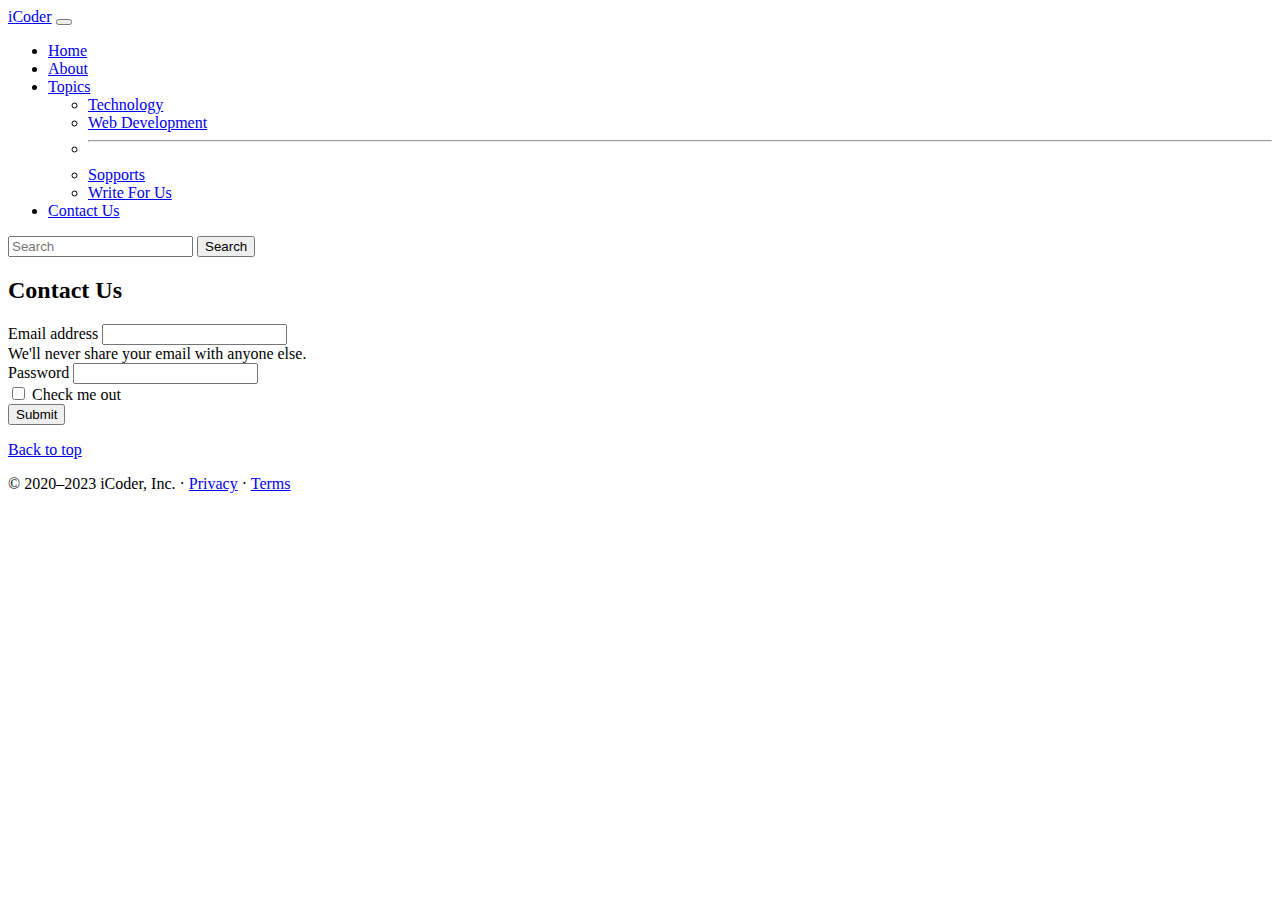
<file: contact.html>
<!doctype html>
<html lang="en">

<head>
    <meta charset="utf-8">
    <meta name="viewport" content="width=device-width, initial-scale=1">
    <title>iCoder - Heaven for Programers</title>
    <link href="https://cdn.jsdelivr.net/npm/bootstrap@5.3.2/dist/css/bootstrap.min.css" rel="stylesheet"
        integrity="sha384-T3c6CoIi6uLrA9TneNEoa7RxnatzjcDSCmG1MXxSR1GAsXEV/Dwwykc2MPK8M2HN" crossorigin="anonymous">
</head>

<body>

    <nav class="navbar navbar-expand-lg navbar-dark bg-dark">
        <div class="container-fluid">
            <a class="navbar-brand" href="#">iCoder</a>
            <button class="navbar-toggler" type="button" data-bs-toggle="collapse"
                data-bs-target="#navbarSupportedContent" aria-controls="navbarSupportedContent" aria-expanded="false"
                aria-label="Toggle navigation">
                <span class="navbar-toggler-icon"></span>
            </button>
            <div class="collapse navbar-collapse" id="navbarSupportedContent">
                <ul class="navbar-nav me-auto mb-2 mb-lg-0">
                    <li class="nav-item">
                        <a class="nav-link" aria-current="page" href="index.html">Home</a>
                    </li>
                    <li class="nav-item">
                        <a class="nav-link" href="about.html">About</a>
                    </li>
                    <li class="nav-item dropdown">
                        <a class="nav-link dropdown-toggle" href="#" role="button" data-bs-toggle="dropdown"
                            aria-expanded="false">
                            Topics
                        </a>
                        <ul class="dropdown-menu">
                            <li><a class="dropdown-item" href="#">Technology</a></li>
                            <li><a class="dropdown-item" href="#">Web Development</a></li>
                            <li>
                                <hr class="dropdown-divider">
                            </li>
                            <li><a class="dropdown-item" href="#">Sopports</a></li>
                            <li><a class="dropdown-item" href="#">Write For Us</a></li>
                        </ul>
                    </li>
                    <li class="nav-item">
                        <a class="nav-link active" href="contact.html">Contact Us</a>
                    </li>


                </ul>
                <form class="d-flex" role="search">
                    <input class="form-control me-2" type="search" placeholder="Search" aria-label="Search">
                    <button class="btn btn-outline-success" type="submit">Search</button>
                </form>
            </div>
        </div>
    </nav>

    <div class="container my-4">
        <h2>Contact Us</h2>

        <form>
            <div class="mb-3">
              <label for="exampleInputEmail1" class="form-label">Email address</label>
              <input type="email" class="form-control" id="exampleInputEmail1" aria-describedby="emailHelp">
              <div id="emailHelp" class="form-text">We'll never share your email with anyone else.</div>
            </div>
            <div class="mb-3">
              <label for="exampleInputPassword1" class="form-label">Password</label>
              <input type="password" class="form-control" id="exampleInputPassword1">
            </div>
            <div class="mb-3 form-check">
              <input type="checkbox" class="form-check-input" id="exampleCheck1">
              <label class="form-check-label" for="exampleCheck1">Check me out</label>
            </div>
            <button type="submit" class="btn btn-primary">Submit</button>
          </form>

    </div>



    <footer class="container">
        <p class="float-end"><a href="#">Back to top</a></p>
        <p>© 2020–2023 iCoder, Inc. · <a href="#">Privacy</a> · <a href="#">Terms</a></p>
    </footer>




    <script src="https://cdn.jsdelivr.net/npm/bootstrap@5.3.2/dist/js/bootstrap.bundle.min.js"
        integrity="sha384-C6RzsynM9kWDrMNeT87bh95OGNyZPhcTNXj1NW7RuBCsyN/o0jlpcV8Qyq46cDfL"
        crossorigin="anonymous"></script>
</body>

</html>
</file>
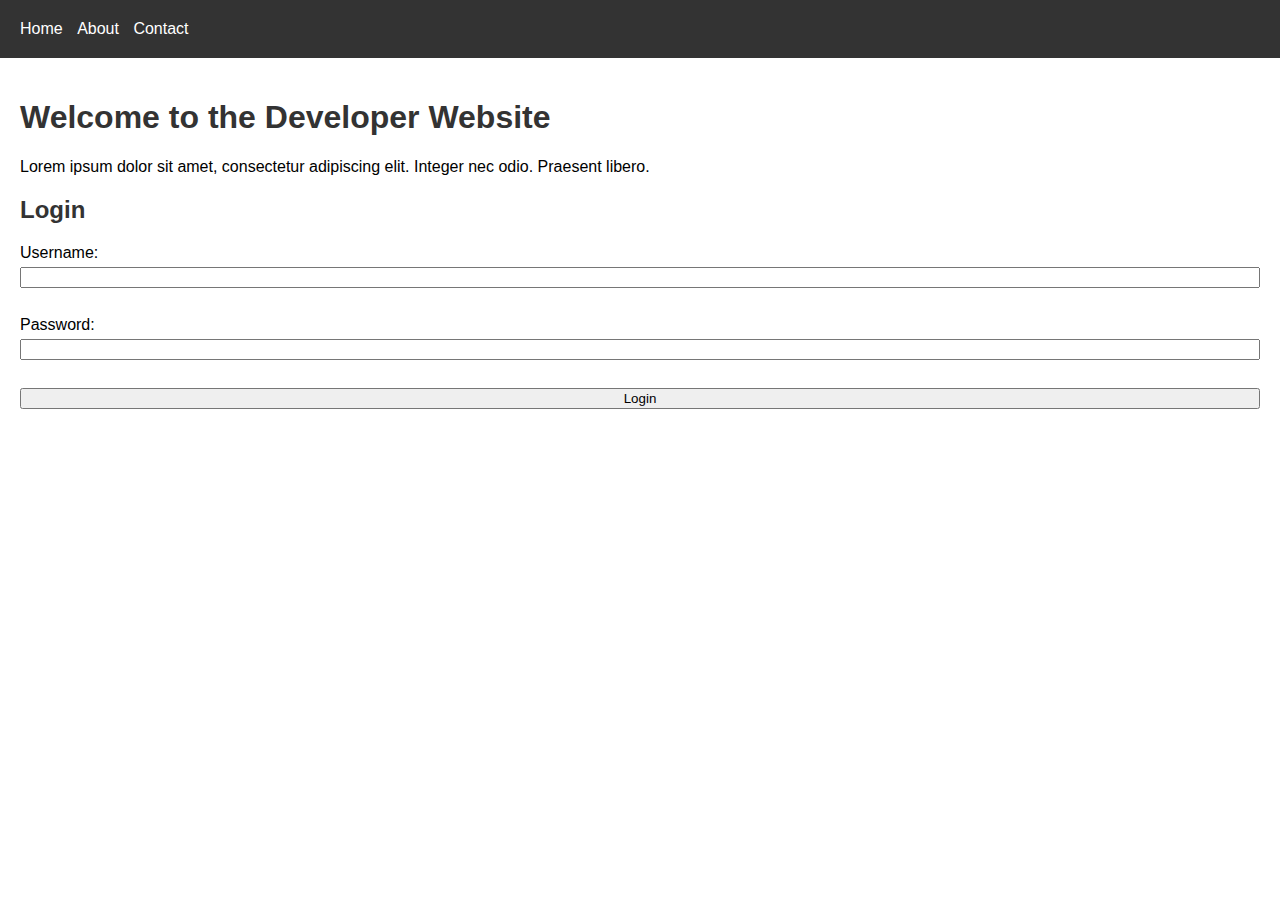
<file: demo.html>
<!DOCTYPE html>
<html lang="en">
<head>
    <meta charset="UTF-8">
    <meta name="viewport" content="width=device-width, initial-scale=1.0">
    <title>Developer Website</title>
    <link rel="stylesheet" href="demo.css">
</head>
<body>
    <header>
        <nav>
            <ul>
                <li><a href="#">Home</a></li>
                <li><a href="#">About</a></li>
                <li><a href="#">Contact</a></li>
            </ul>
        </nav>
    </header>
    <main>
        <section>
            <h1>Welcome to the Developer Website</h1>
            <p>Lorem ipsum dolor sit amet, consectetur adipiscing elit. Integer nec odio. Praesent libero.</p>
        </section>
        <section>
            <h2>Login</h2>
            <form>
                <label for="username">Username:</label>
                <input type="text" id="username" name="username">
                <br>
                <label for="password">Password:</label>
                <input type="password" id="password" name="password">
                <br>
                <input type="submit" value="Login">
            </form>
        </section>
    </main>
</body>
</html>
</file>
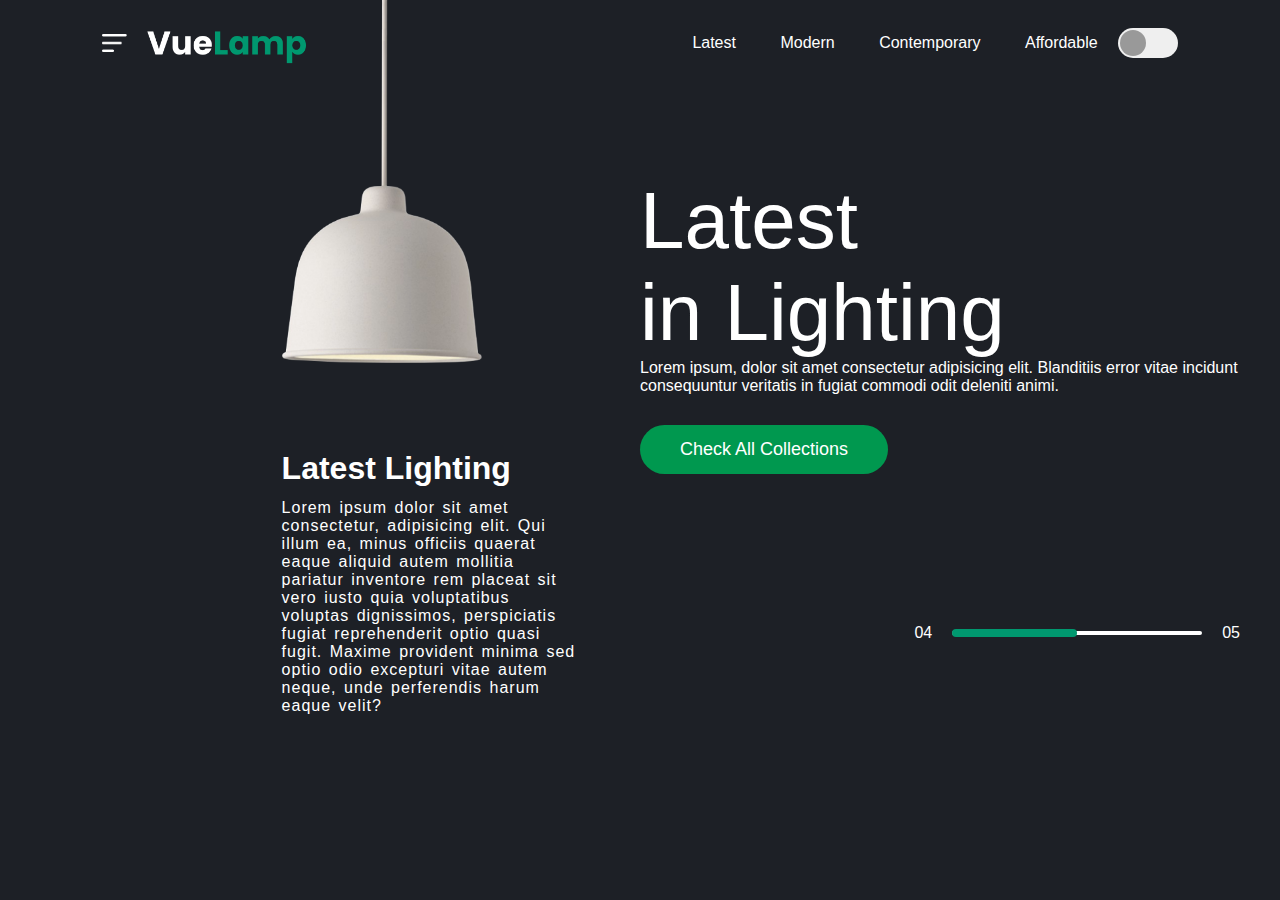
<file: lamp.html>
<!DOCTYPE html>
<html lang="en">

<head>
    <meta charset="UTF-8">
    <meta name="viewport" content="width=device-width, initial-scale=1.0">
    <title>Document</title>
    <link rel="stylesheet" href="style3.css">
</head>

<body>
    <div class="hero">
        <nav>
            <img src="menu.png" class="menu">
            <img src="logo.png" class="logo">
            <ul>
                <li><a href="">Latest</a></li>
                <li><a href="">Modern</a></li>
                <li><a href="">Contemporary</a></li>
                <li><a href="">Affordable</a></li>
            </ul>
            <button type="button" onclick="togglebtn()" id="btn"><span></span></button>
        </nav>

        <div class="lamp-container">
            <img src="lamp.png" class="lamp">
            <img src="light.png" class="light" id="light">
        </div>

        <div class="text">
            <h1>Latest <br> in Lighting</h1>
            <p>Lorem ipsum, dolor sit amet consectetur adipisicing elit.
                Blanditiis error vitae incidunt consequuntur
                veritatis in fugiat commodi odit deleniti animi.
            </p>
            <a href="">Check All Collections</a>
            <div class="control">
                <p>04</p>
                <div class="line"><span></span></div>
                <p>05</p>
            </div>
        </div>


        <div class="dv">
            <h1>Latest Lighting</h1>
            <p class="para">Lorem ipsum dolor sit amet consectetur, adipisicing elit. Qui illum ea, minus officiis
                quaerat eaque aliquid autem mollitia pariatur inventore rem placeat sit vero iusto quia voluptatibus
                voluptas dignissimos, perspiciatis fugiat reprehenderit optio quasi fugit. Maxime provident minima sed
                optio odio excepturi vitae autem neque, unde perferendis harum eaque velit?
            </p>
        </div>

    </div>




    <script>
        var btn = document.getElementById("btn");
        var light = document.getElementById("light");

        function togglebtn() {
            btn.classList.toggle("active");
            light.classList.toggle("on")
        }
    </script>
</body>

</html>
</file>
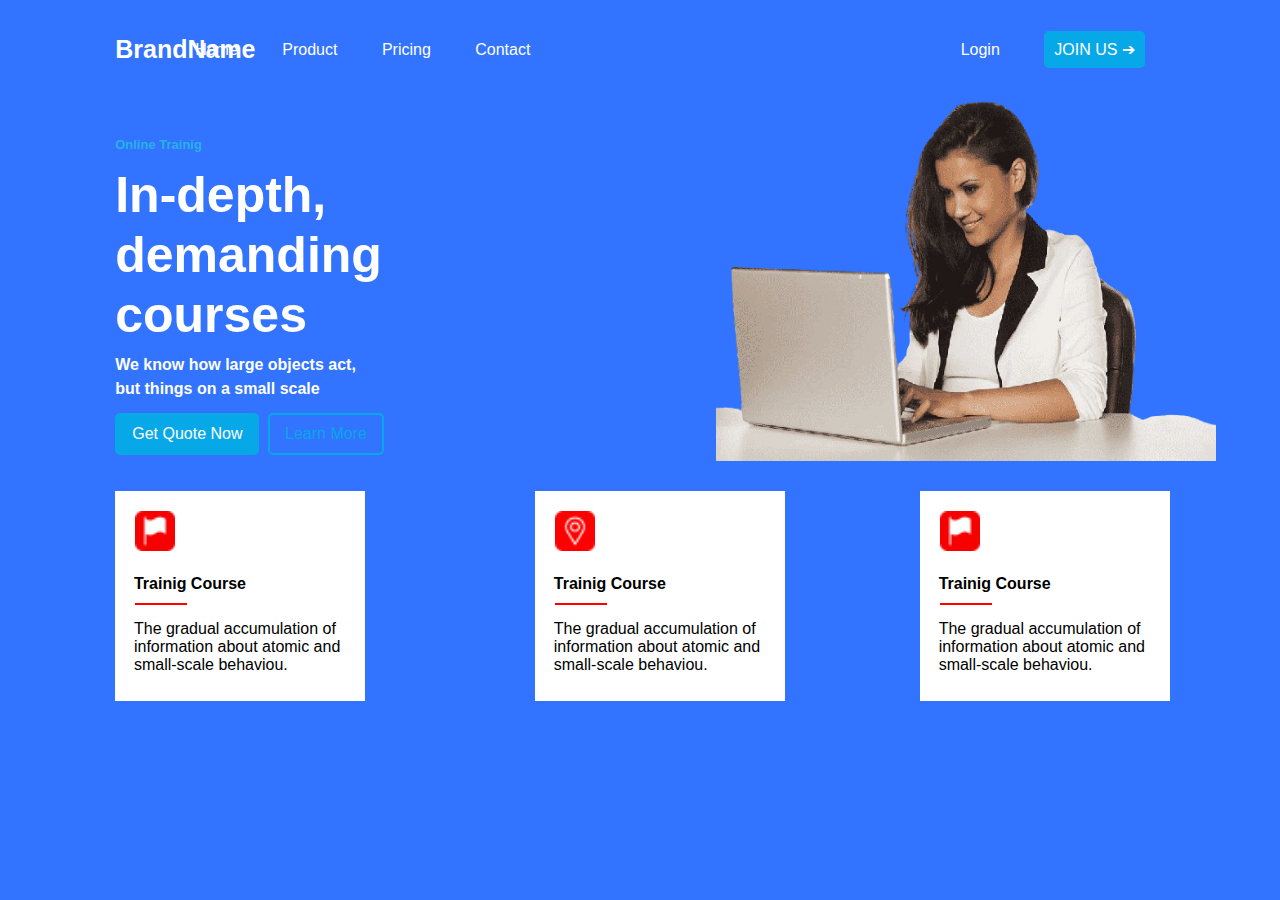
<file: new.html>
<!DOCTYPE html>
<html lang="en">

<head>
    <meta charset="UTF-8">
    <meta name="viewport" content="width=device-width, initial-scale=1.0">
    <title>NEW IMAGE</title>

    <link rel="stylesheet" href="new.css">


</head>


<body>
    <div class="container">
        <div class="navbar">
            <div class="logo"><b>BrandName</b></div>
            <ul class="link8">
                <li><a href="#">Home</a></li>
                <li><a href="#">Product</a></li>
                <li><a href="#">Pricing</a></li>
                <li><a href="#">Contact</a></li>
            </ul>
            <ul class="btn">
                <li><a href="https://www.instagram.com/">Login</a></li>
                <li><a href="https://www.youtube.com/" class="join">JOIN US ➔</a></li>
            </ul>
        </div>

        <div class="content">
            <div>
                <p class="text">Online Trainig</p>
                <h1 class="depth">In-depth, <br> demanding <br> courses</h1>
                <p class="text1">We know how large objects act,<br>
                    but things on a small scale</p>
                <ul id="grid">
                    <li class="Quote"><a href="#">Get Quote Now</a></li>
                    <li class="more"><a href="#" class="learn">Learn More</a></li>
                </ul>
            </div>
            <div class="pic">
                <img src="girl1.png" alt="">
            </div>
        </div>
        <div class="col">
            <div class="col1">
                <img src="flag.png" alt="">
                <p class="train one">Trainig Course</p>
                <span></span>
                <p class="train text3">The gradual accumulation of information about atomic and small-scale behaviou.</p>
            </div>
            <div class="col1 two">
                <img src="map.png" alt="">
                <p class="train one">Trainig Course</p>
                <span></span>
                <p class="train text3">The gradual accumulation of information about atomic and small-scale behaviou.</p>
            </div>
            <div class="col1 three">
                <img src="flag.png" alt="">
                <p class="train one">Trainig Course</p>
                <span></span>
                <p class="train text3">The gradual accumulation of information about atomic and small-scale behaviou.</p>
            </div>
        </div>
    </div>
</body>

</html>
</file>
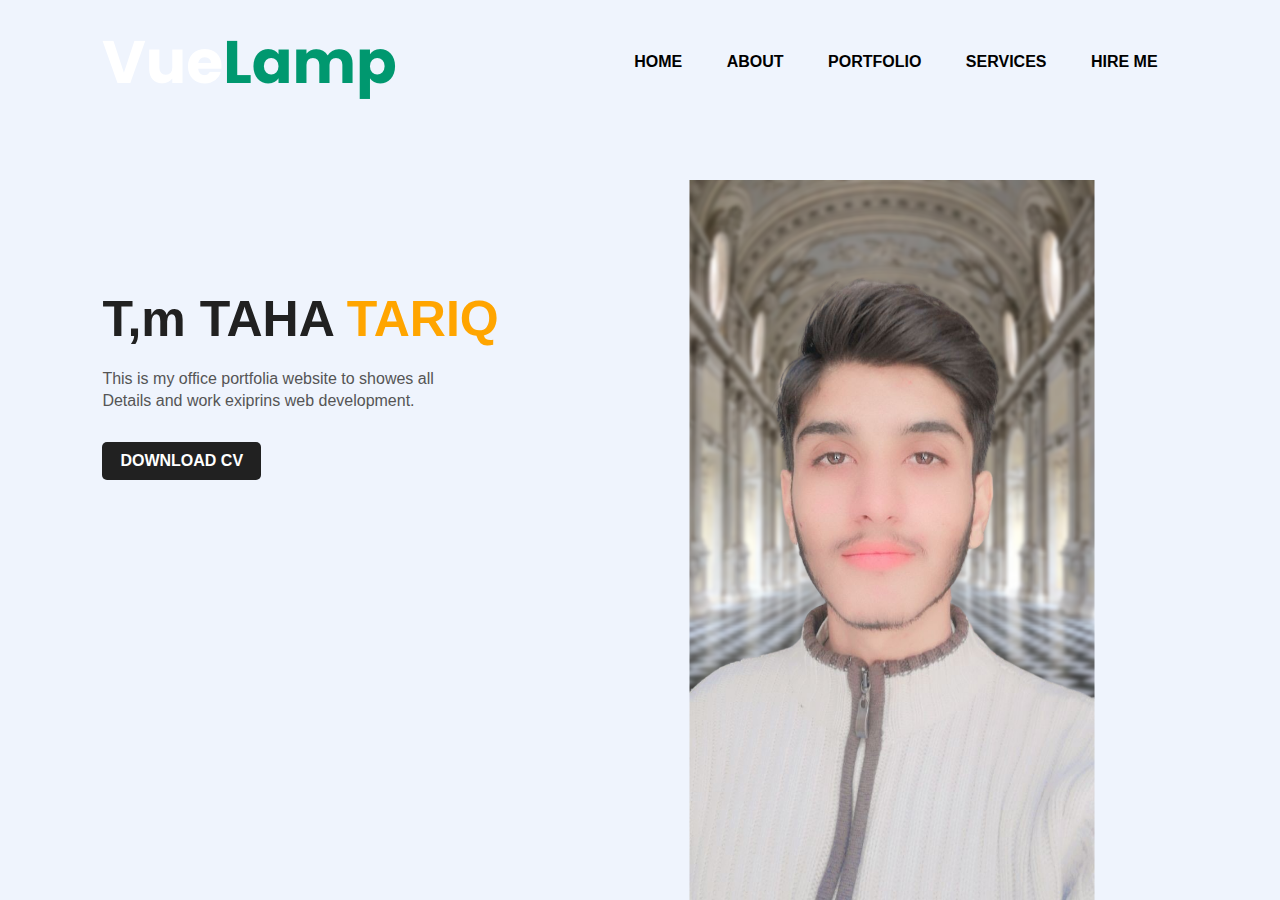
<file: perso.html>
<!DOCTYPE html>
<html lang="en">
<head>
    <meta charset="UTF-8">
    <meta name="viewport" content="width=device-width, initial-scale=1.0">
    <title>TAHA TARIQ</title>
    <link rel="stylesheet" href="style4.css">
</head>
<body>
    <div class="hero">
        <nav><img src="logo.png" class="logo">
            <ul>
                <li><a href="">HOME</a></li>
                <li><a href="">ABOUT</a></li>
                <li><a href="">PORTFOLIO</a></li>
                <li><a href="">SERVICES</a></li>
                <li><a href="">HIRE ME</a></li>
            </ul>
        </nav>
        <div class="detail">
            <h1>T,m TAHA <span>TARIQ</span></h1>
            <p>This is my office portfolia website to showes all
                <br> Details and work exiprins web development.
            </p>
            <a href="">DOWNLOAD CV</a>
        </div>
        <div class="image">
            <img src="Remove b.g.png" class="pho">
        </div>
    </div>
</body>
</html>
</file>
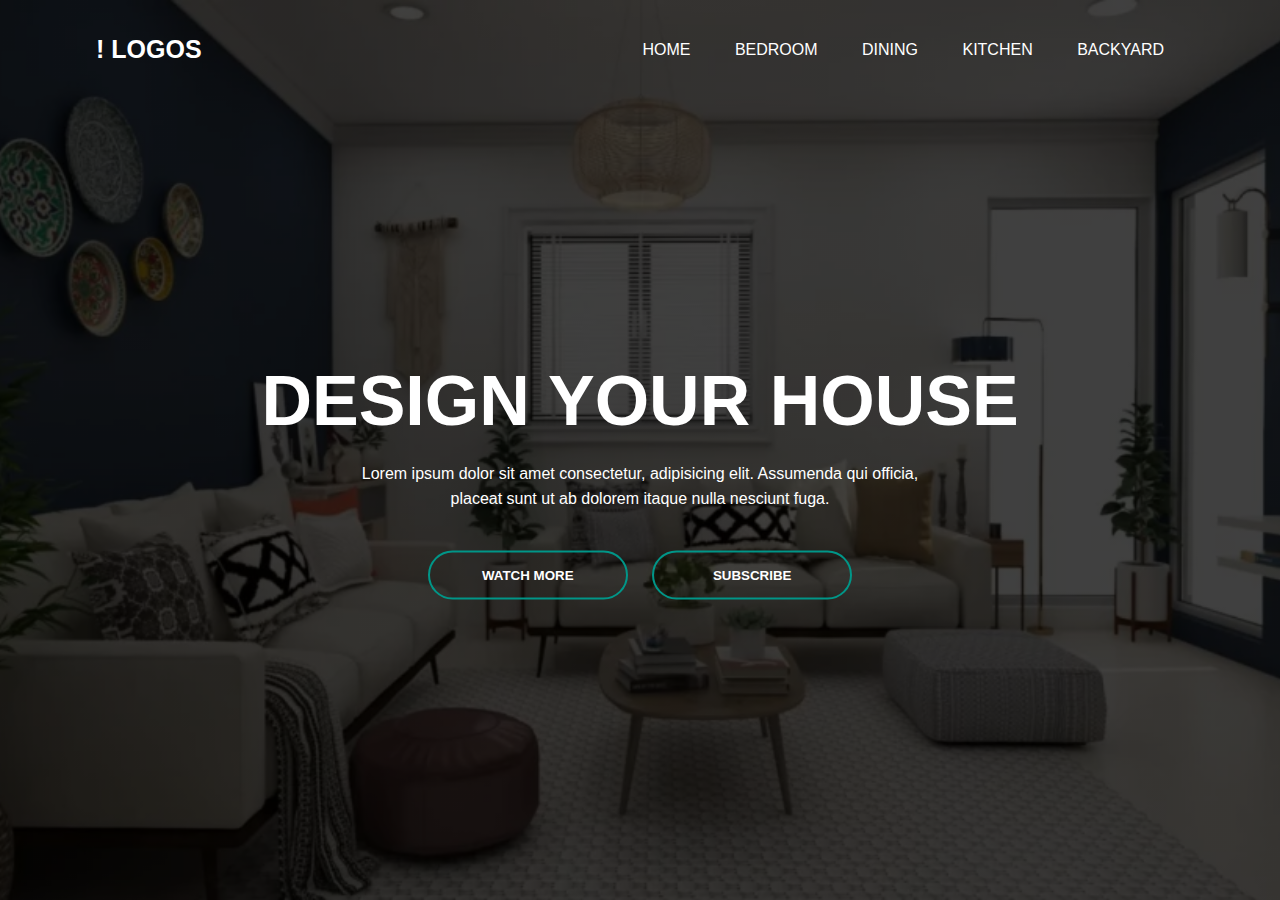
<file: prac.html>
<!DOCTYPE html>
<html lang="en">

<head>
    <meta charset="UTF-8">
    <meta name="viewport" content="width=device-width, initial-scale=1.0">
    
    <link rel="icon" type="image/x-icon" href="practice.png">
    <title>PRACTICE</title>
    <link rel="stylesheet" href="style.css">
    
</head>

<body>
    <div class="banner">
        <div class="navbar">
            <div class="logo"><b>! LOGOS</b></div>
            <ul>
                <li><a href="#">Home</a></li>
                <li><a href="#">Bedroom</a></li>
                <li><a href="#">Dining</a></li>
                <li><a href="#">Kitchen</a></li>
                <li><a href="#">Backyard</a></li>
            </ul>
        </div>
        <div class="content">
            <h1>DESIGN YOUR HOUSE</h1>
            <p>Lorem ipsum dolor sit amet consectetur, adipisicing elit. Assumenda qui officia,
                <br> placeat sunt ut ab
                dolorem itaque nulla nesciunt fuga.
            </p>
            <div>
                <button type="button"><span></span> WATCH MORE</button>
                <button type="button"><span></span> SUBSCRIBE</button>
            </div>
        </div>

    </div>


</body>

</html>
</file>
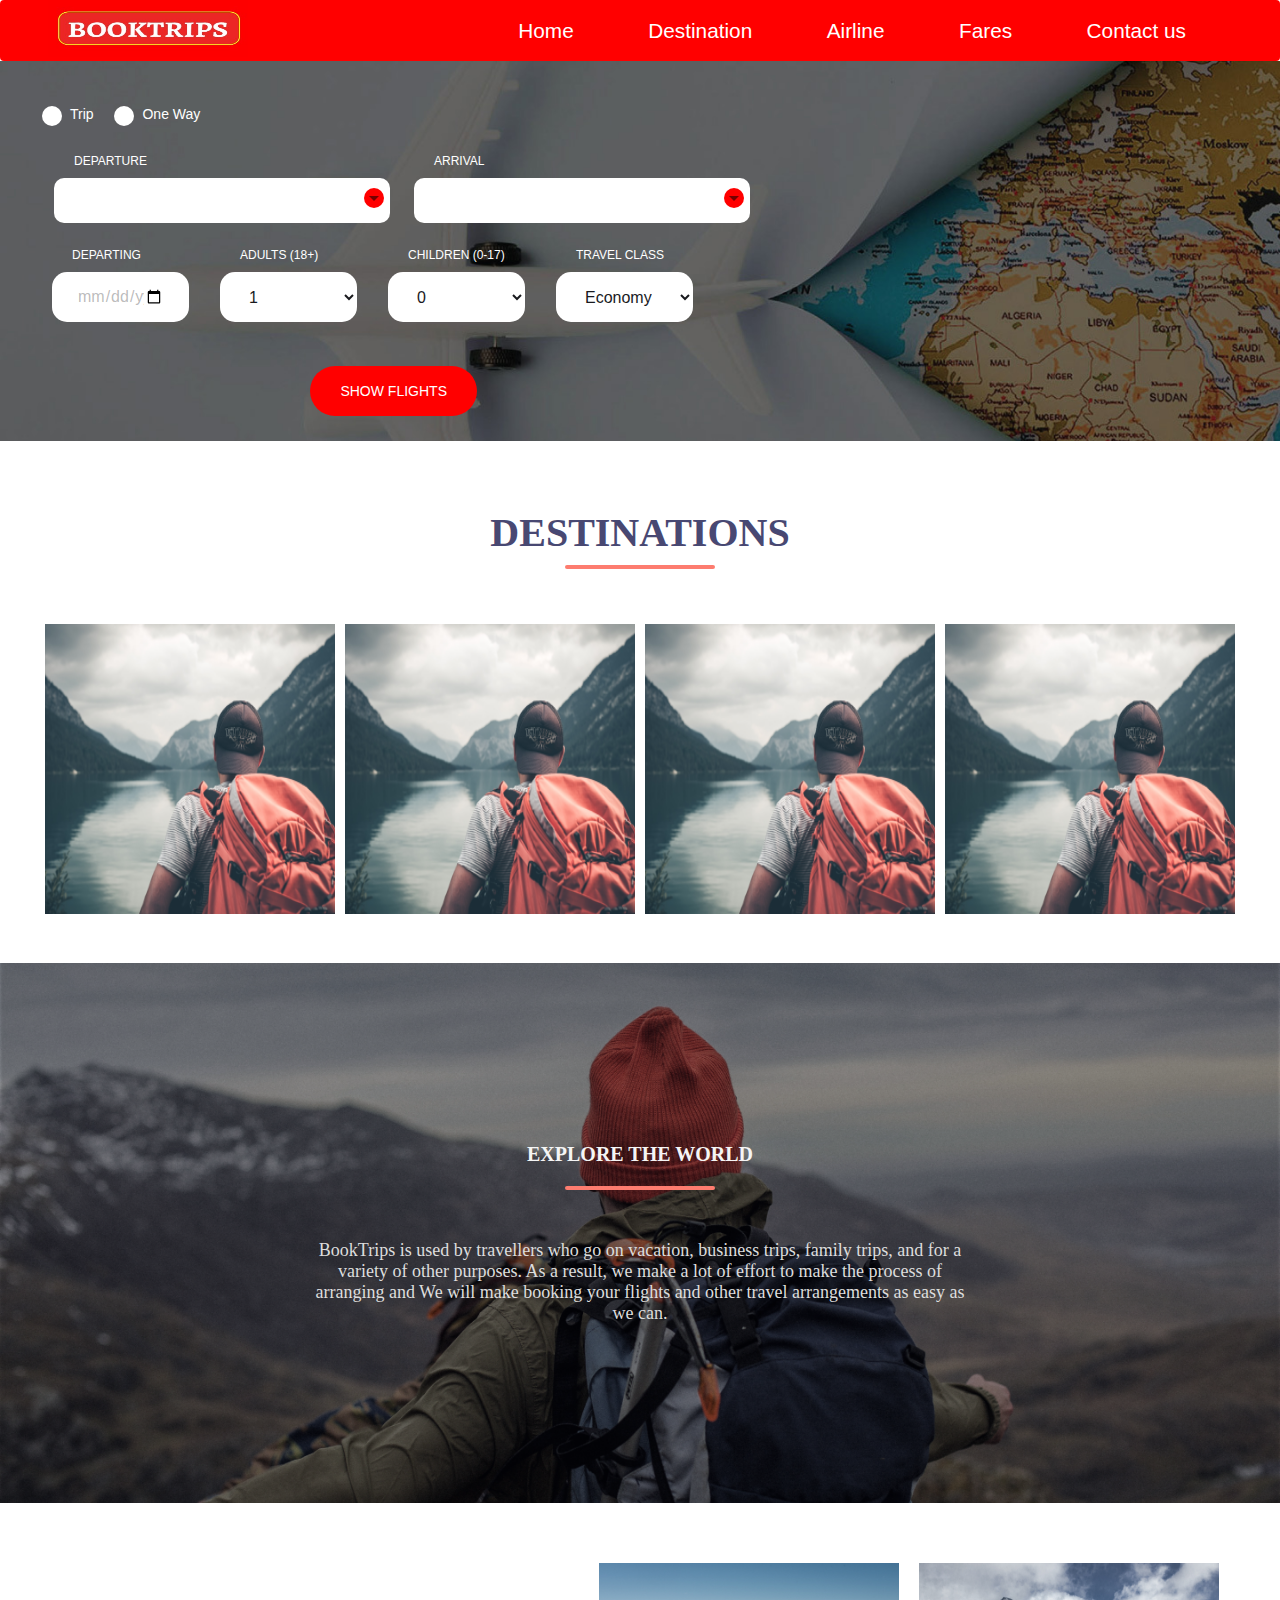
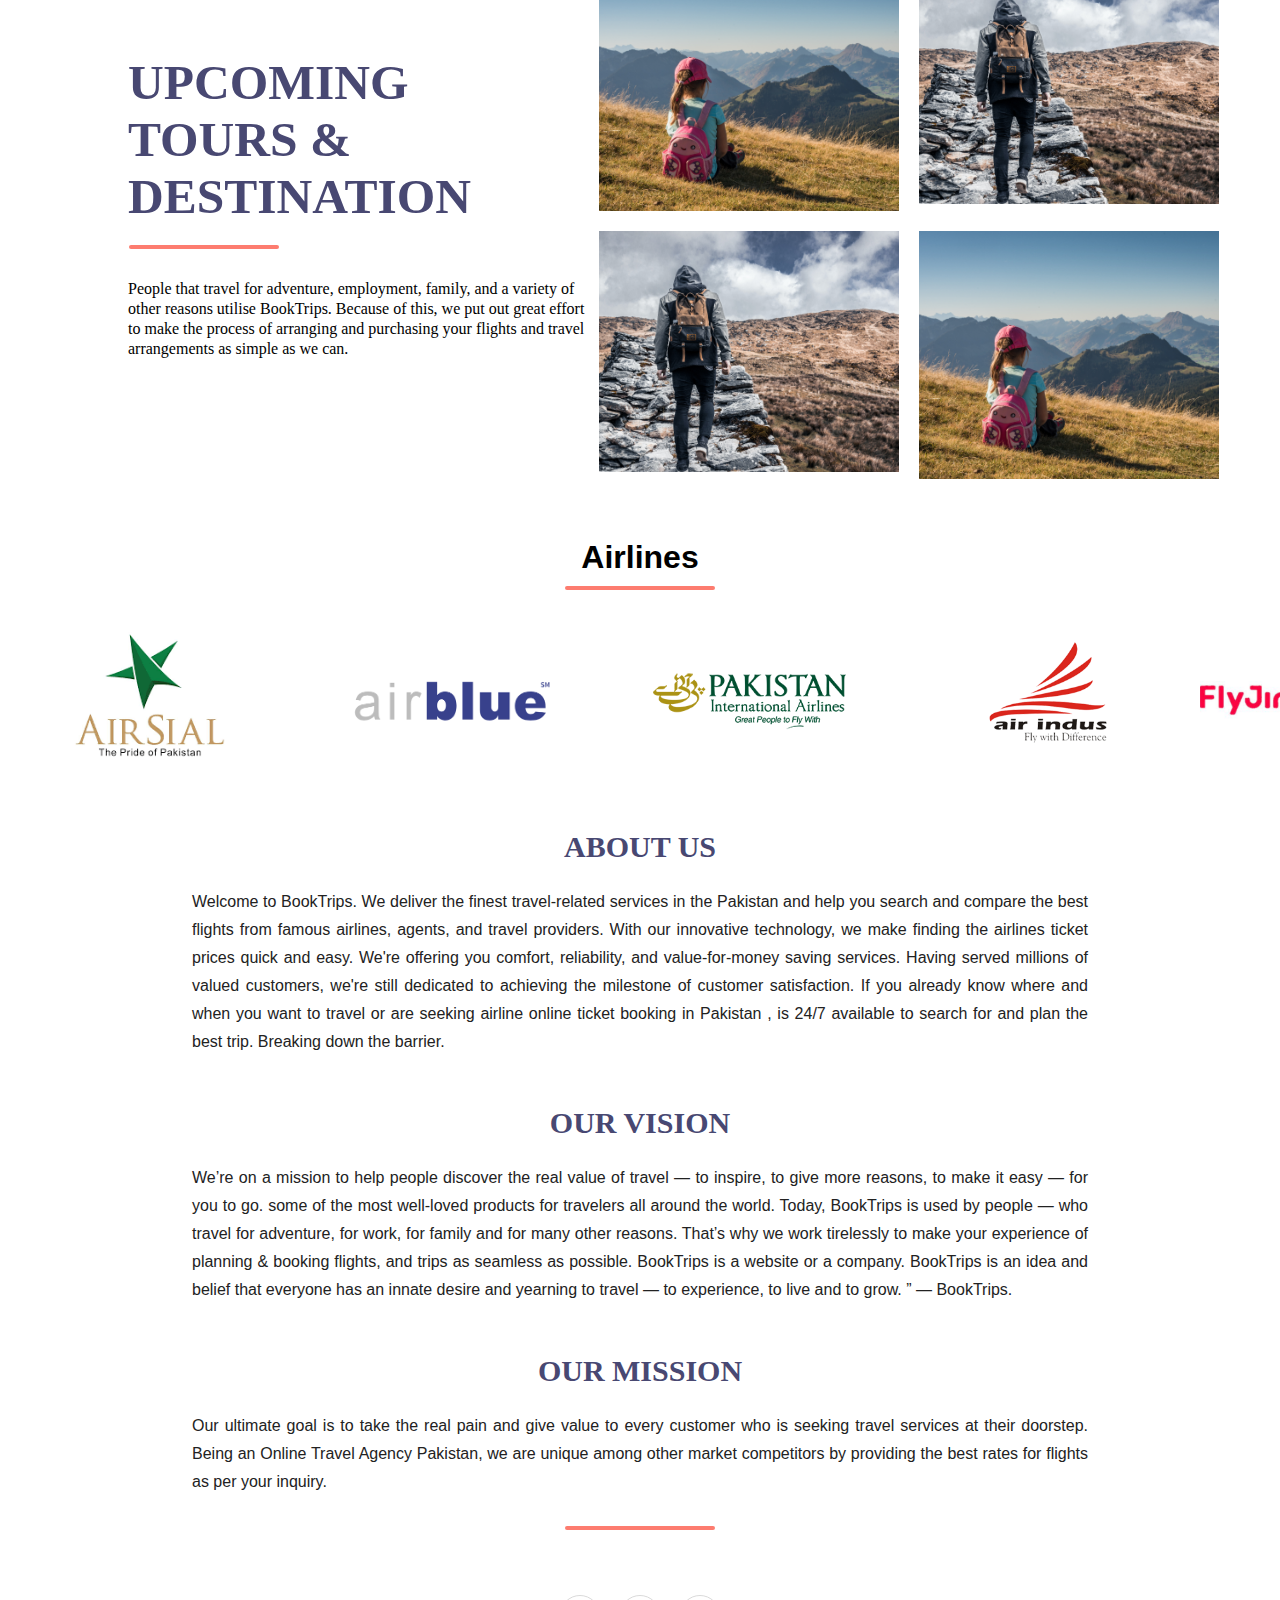
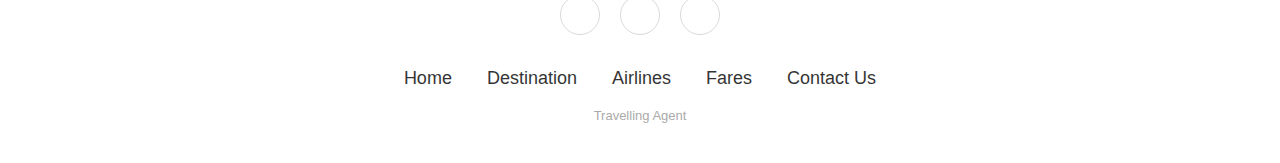
<file: taha.html>
<!DOCTYPE html>
<html lang="en">

<head>
    <meta charset="UTF-8">
    <meta name="viewport" content="width=device-width, initial-scale=1.0">
    <title>Document</title>
    <link rel="stylesheet" href="taha.css">
    <link rel="shortcut icon" href="booktripslogo.jpeg" type="image/x-icon">
    <link rel="stylesheet" href="https://cdnjs.cloudflare.com/ajax/libs/font-awesome/6.5.1/css/all.min.css"
        integrity="sha512-DTOQO9RWCH3ppGqcWaEA1BIZOC6xxalwEsw9c2QQeAIftl+Vegovlnee1c9QX4TctnWMn13TZye+giMm8e2LwA=="
        crossorigin="anonymous" referrerpolicy="no-referrer" />
</head>

<body>
    <div class="main-navbar h-navbar-resp">
        <div class="navbar ">
            <div><img class="logo" src="booktripslogo.jpeg" alt=""></div>
            <ul class="navlist">
                <li class="nav-items" class="clickable" onclick="addBorder(this)"><a href="#">Home</a></li>
                <li class="nav-items"><a href="#">Destination</a></li>
                <li class="nav-items"><a href="#">Airline</a></li>
                <li class="nav-items"><a href="#">Fares</a></li>
                <li class="nav-items"><a href="#">Contact us</a></li>
            </ul>
        </div>
        <div class="burger">
            <div class="navbar-btn"></div>
            <div class="navbar-btn"></div>
            <div class="navbar-btn"></div>
        </div>
    </div>

    <div class="planemap">
        <div class="container">
            <div class="form-group">
                <div class="form-checkbox">
                    <label for="roundtrip" id="toggle-on"><input type="radio" id="roundtrip" name="flight-type">
                        <span></span>
                        Trip
                    </label>
                    <label for="one-way" id="toggle-off"><input type="radio" id="one-way" name="flight-type">
                        <span></span>
                        <span>One Way</span>
                    </label>
                </div>
            </div> 
            <div class="booking-area">
                <div>
                    <div class="form-group Departure-Arrival">
                        <span class="form-label">Departure</span>
                        <div>
                            <div class="select-area">
                                <div class="">
                                    <input aria-invalid="false" autocomplete="off" id=":r4:" type="text"
                                        class="css-1uvydh2" aria-autocomplete="list" aria-expanded="false"
                                        autocapitalize="none" spellcheck="false" role="combobox" value="">
                                </div>
                                <div class="select-area-btn">
                                    <button class="css-uge3vf" tabindex="-1" type="button" aria-label="Open"
                                        title="Open">
                                        <svg class="css-vubbuv" focusable="false" aria-hidden="true" viewBox="0 0 24 24"
                                            data-testid="ArrowDropDownIcon">
                                            <path d="M7 10l5 5 5-5z"></path>
                                        </svg>
                                        <span class=""></span>
                                    </button>
                                </div>
                            </div>
                        </div>
                    </div>
                </div>
                <div class="form-group Departure-Arrival resp-width">
                    <span class="form-label arrival">Arrival</span>
                    <div class="select-area select-arrival">
                        <div class="">
                            <input aria-invalid="false" autocomplete="off" id=":r4:" type="text" class="css-1uvydh2"
                                aria-autocomplete="list" aria-expanded="false" autocapitalize="none" spellcheck="false"
                                role="combobox" value="">
                        </div>
                        <div class="select-area-btn select-btn">
                            <button class="css-uge3vf" tabindex="-1" type="button" aria-label="Open" title="Open">
                                <svg class="css-vubbuv" focusable="false" aria-hidden="true" viewBox="0 0 24 24"
                                    data-testid="ArrowDropDownIcon">
                                    <path d="M7 10l5 5 5-5z"></path>
                                </svg>
                                <span class=""></span>
                            </button>
                        </div>
                    </div>
                </div>
            </div>
        </div>
        <div>
            <div class="booking">

                <div class="form-group resp-date return-date count">
                    <span class="form-label">Departing</span>
                    <input class="form-control form__spacing" type="date" required="">
                </div>

                <div id="tag" class="form-group return-date count resp-date resp-return hidden">
                    <span class="form-label">Returning</span>
                    <input class="form-control" type="date" required="">
                </div>

                <div class="form-group return-date count">
                    <span class="form-label">Adults (18+)</span>
                    <select class="form-control adult-count">
                        <option>1</option>
                        <option>2</option>
                        <option>3</option>
                    </select>
                    <span class="select-arrow"></span>
                </div>

                <div class="form-group return-date count Children">
                    <span class="form-label">Children (0-17)</span>
                    <select class="form-control child-count">
                        <option>0</option>
                        <option>1</option>
                        <option>2</option>
                    </select>
                    <span class="select-arrow"></span>
                </div>

                <div class="form-group return-date travel">
                    <span class="form-label">Travel class</span>
                    <select class="form-control select-class">
                        <option>Economy </option>
                        <option>Business </option>
                        <option>First </option>
                    </select>
                    <span class="select-arrow"></span>
                </div>
            </div>




            <div>
                <div class="form-btn show-flight">
                    <a href="#">
                        <button class="submit-btn">Show Flights</button>
                    </a>
                </div>
            </div>
        </div>

    </div>

    <div class="main-destination">
        <div class="distination">
            <h1>DESTINATIONS</h1>
            <div class="destination-line"></div>
        </div>
        <div class="destination-img">
            <div><img src="img3.png" alt=""></div>
            <div><img src="img3.png" alt=""></div>
            <div><img src="img3.png" alt=""></div>
            <div><img src="img3.png" alt=""></div>
        </div>
    </div>

    <section class="explore">
        <div class="explore-content">
            <h3>EXPLORE THE WORLD</h3>
            <div class="line"></div>
            <p>BookTrips is used by travellers who go on vacation, business trips, family trips, and for a variety of
                other purposes. As a result, we make a lot of effort to make the process of arranging and We will make
                booking your flights and other travel arrangements as easy as we can.</p>
        </div>
    </section>


    <div class="tours-sites">
        <section class="tours">
            <div class="row1">
                <div class="col content-col">
                    <h1>UPCOMING TOURS &amp; DESTINATION</h1>
                    <div class="line"></div>
                    <p>People that travel for adventure, employment, family, and a variety of other reasons utilise
                        BookTrips. Because of this, we put out great effort to make the process of arranging and
                        purchasing your flights and travel arrangements as simple as we can.
                    </p>
                </div>
                <div class="col image-col">
                    <div class="image-gallery">
                        <img src="img5.png" alt="">
                        <img src="img6.png" alt="">
                        <img src="img6.png" alt="">
                        <img src="img5.png" alt="">
                    </div>
                </div>
            </div>
        </section>
    </div>

    <div>
        <div class="title">
            <h1>Airlines</h1>
            <div class="line1 "></div>
        </div>
        <div>
            <div style="animation: slideRightToLeft 14s linear infinite; --pause-on-click: paused;" class="slide-img">
                
                <div class="marquee">
                    <div class="image_wrapper"><img style="width: 200px;" src="air sialpng.png" alt=""></div>
                    <div class="image_wrapper"><img style="width: 200px;" src="airblue.png" alt=""></div>
                    <div class="image_wrapper"><img style="width: 200px;" src="pakistan.png" alt=""></div>
                    <div class="image_wrapper"><img style="width: 200px;" src="air-indus-logo.png" alt=""></div>
                    <div><img style="width: 200px;" src="flyjinnah.jpg" alt=""></div>
                    <div class="image_wrapper"><img style="width: 200px;" src="serene.png" alt=""></div>
                </div>
                <div class="marquee" aria-hidden="true">
                    <div class="image_wrapper"><img style="width: 200px;" src="air sialpng.png" alt=""></div>
                    <div class="image_wrapper"><img style="width: 200px;" src="airblue.png" alt=""></div>
                    <div class="image_wrapper"><img style="width: 200px;" src="pakistan.png" alt=""></div>
                    <div class="image_wrapper"><img style="width: 200px;" src="air-indus-logo.png" alt=""></div>
                    <div><img style="width: 200px;" src="flyjinnah.jpg" alt=""></div>
                    <div class="image_wrapper"><img style="width: 200px;" src="serene.png" alt=""></div>
                </div>
            </div>
        </div>
        
    </div>

    <div class="main-aboutus">
        <div class="about-us">
            <h2>About Us</h2>
            <p>Welcome to BookTrips. We deliver the finest travel-related services in the Pakistan and help you search
                and compare the best flights from famous airlines, agents, and travel providers. With our innovative
                technology, we make finding the airlines ticket prices quick and easy. We're offering you comfort,
                reliability, and value-for-money saving services. Having served millions of valued customers, we're
                still dedicated to achieving the milestone of customer satisfaction. If you already know where and when
                you want to travel or are seeking airline online ticket booking in Pakistan , is 24/7 available to
                search for and plan the best trip. Breaking down the barrier.</p>
        </div>
        <div class="about-us">
            <h2>Our Vision</h2>
            <p>We’re on a mission to help people discover the real value of travel — to inspire, to give more reasons,
                to make it easy — for you to go. some of the most well-loved products for travelers all around the
                world. Today, BookTrips is used by people — who travel for adventure, for work, for family and for many
                other reasons. That’s why we work tirelessly to make your experience of planning & booking flights, and
                trips as seamless as possible. BookTrips is a website or a company. BookTrips is an idea and belief that
                everyone has an innate desire and yearning to travel — to experience, to live and to grow. ” —
                BookTrips.</p>
        </div>
        <div class="about-us">
            <h2>Our Mission</h2>
            <p>Our ultimate goal is to take the real pain and give value to every customer who is seeking travel
                services at their doorstep. Being an Online Travel Agency Pakistan, we are unique among other market
                competitors by providing the best rates for flights as per your inquiry.</p>
        </div>
        <div class="line3"></div>
    </div>
    <section class="footer">
        <div class="social">
            <a href=" # "><i class="fa-brands fa-square-facebook"></i></a>
            <a href=" # "><i class="fab fa-instagram-square"></i></a>
            <a href=" #"><i class="fab fa-twitter-square"></i></a>
        </div>
        <ul class="list">
            <li><a href="/">Home</a></li>
            <li><a href="/destinations"> Destination</a></li>
            <li><a href="/airlines"> Airlines</a></li>
            <li><a href="/fares"> Fares</a></li>
            <li><a href="/contact"> Contact Us</a></li>
        </ul>
        <p class="copyright">Travelling Agent</p>
        <div class="line-1"></div>
    </section>

    <script src="resp.js"></script>

</body>

</html>
</file>
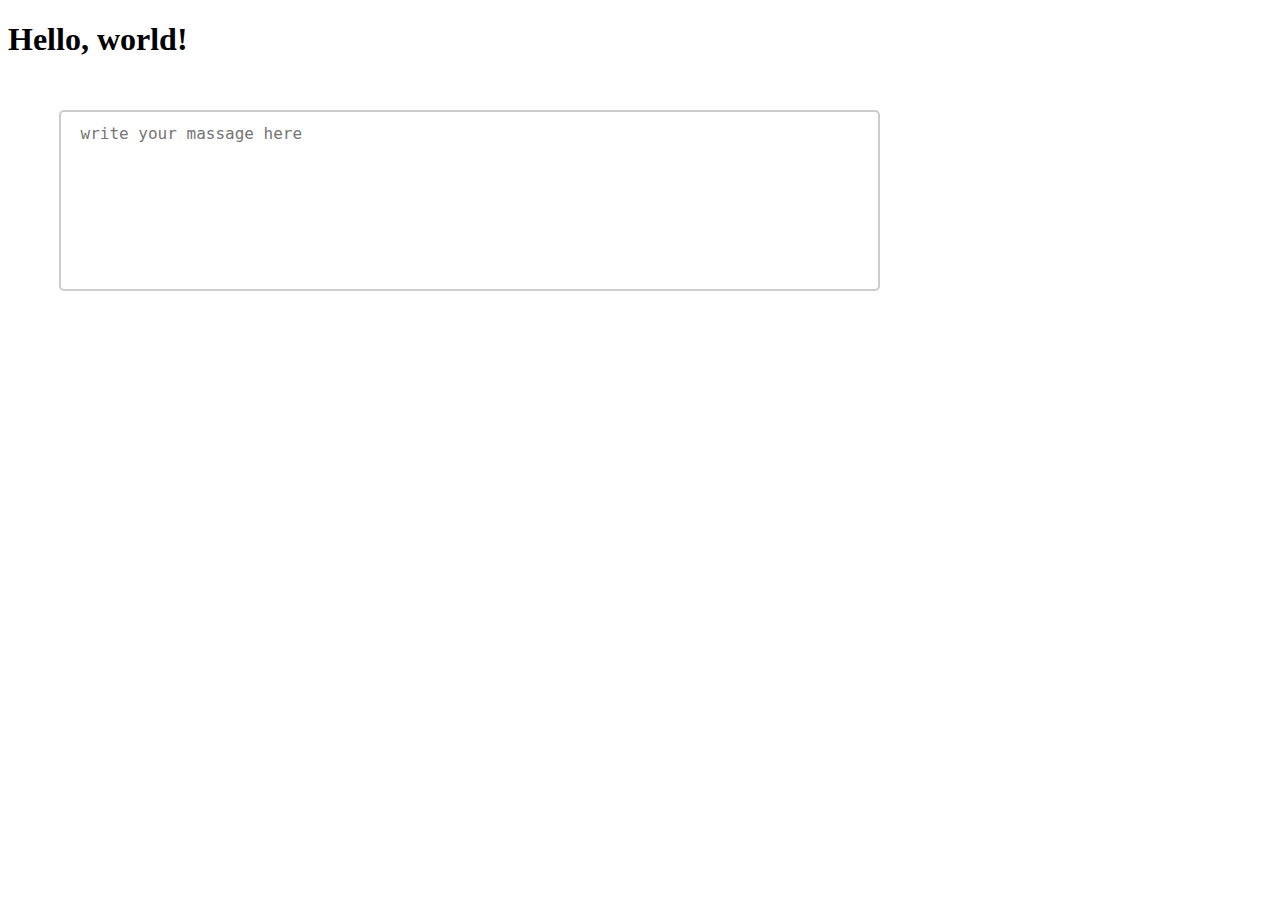
<file: text.html>
<!doctype html>
<html lang="en">

<head>
    <meta charset="utf-8">
    <meta name="viewport" content="width=device-width, initial-scale=1">
    <title>demo</title>
    <link href="https://cdn.jsdelivr.net/npm/bootstrap@5.3.2/dist/css/bootstrap.min.css" rel="stylesheet"
        integrity="sha384-T3c6CoIi6uLrA9TneNEoa7RxnatzjcDSCmG1MXxSR1GAsXEV/Dwwykc2MPK8M2HN" crossorigin="anonymous">

    <style>
        .message_textarea {
            width: 65%;
            height: 181px;
            padding: 12px 20px;
            box-sizing: border-box;
            border: 2px solid #ccc;
            border-radius: 5px;
            font-size: 16px;
            resize: none;
            margin-top: 30px;
            margin-left: 4%;
            background-color: white;
        }
    </style>

</head>

<body>
    <h1>Hello, world!</h1>
    <script src="https://cdn.jsdelivr.net/npm/bootstrap@5.3.2/dist/js/bootstrap.bundle.min.js"
        integrity="sha384-C6RzsynM9kWDrMNeT87bh95OGNyZPhcTNXj1NW7RuBCsyN/o0jlpcV8Qyq46cDfL"
        crossorigin="anonymous"></script>


    <textarea id="usermassage" class="message_textarea" placeholder="write your massage here"></textarea>
</body>

</html>
</file>
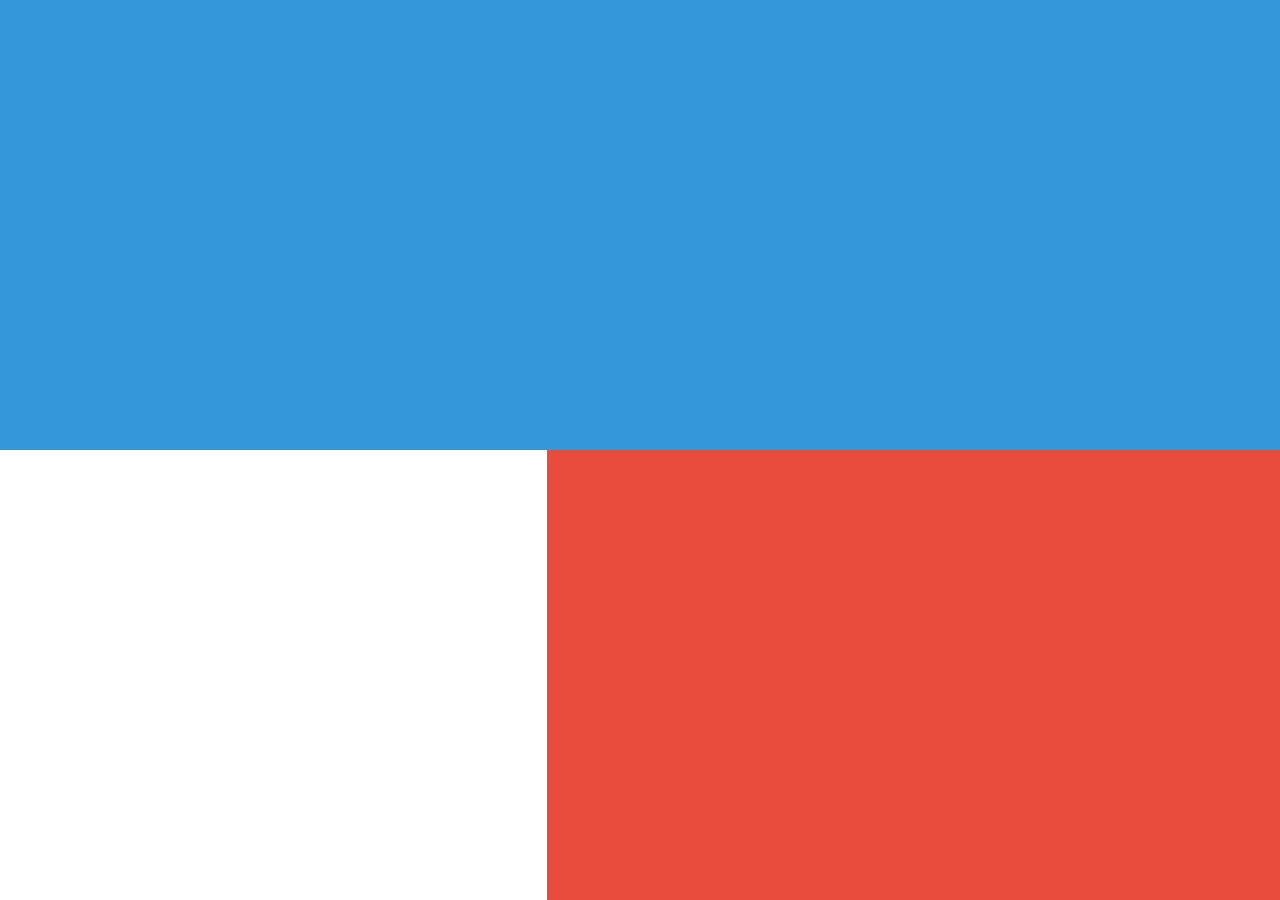
<file: two.html>
<!DOCTYPE html>
<html lang="en">

<head>
    <meta charset="UTF-8">
    <meta name="viewport" content="width=device-width, initial-scale=1.0">
    <link rel="stylesheet" href="two.css">
    <title>Two Color Background</title>
</head>

<body>
    <div class="container">
        <!-- Your content goes here -->
        <h1>Hello, World!</h1>
    </div>
</body>

</html>
</file>
<file: demo.css>
body {
  font-family: Arial, sans-serif;
  margin: 0;
  padding: 0;
}

header {
  background-color: #333;
  padding: 20px;
}

nav ul {
  list-style-type: none;
  margin: 0;
  padding: 0;
}

nav ul li {
  display: inline;
  margin-right: 10px;
}

nav ul li a {
  color: white;
  text-decoration: none;
}

main {
  padding: 20px;
}

h1, h2 {
  color: #333;
}

form {
  display: flex;
  flex-direction: column;
}

label {
  margin-bottom: 5px;
}

input[type="text"], input[type="password"] {
  margin-bottom: 10px;
}

@media screen and (max-width: 768px) {
  nav ul li {
      display: block;
      margin-bottom: 10px;
  }
}
</file>
<file: style3.css>
*{
    margin: 0;
    padding: 0%;
    font-family: 'poppins', sans-serif;
    box-sizing: border-box;
}

.hero{
    background: #1d2026;
    min-height: 100vh;
    width: 100%;
    color: #fff;
    position: relative;

}
nav{
    display: flex;
    align-items: center;
    padding: 20px 8%;
}
nav .menu{
    width: 25px;
    margin-right: 20px;
    cursor: pointer;
}
nav .logo{
    width: 160px;
    cursor: pointer;
}
nav ul{
    flex: 1;
    text-align: right;
}
nav ul li{
    display: inline-block;
    list-style: none;
    margin: 0 20px;
}
nav ul li a{
    text-decoration: none;
    color: #fff;
}
button{
    background: #efefef;
    height: 30px;
    width: 60px;
    border-radius: 20px;
    border: 0;
    outline: 0;
    cursor: pointer;
    transition: background 0.5s;
}
button span{
    display: block;
    background: #999;
    height: 26px;
    width: 26px;
    border-radius: 50%;
    margin-left: 2px;
    transition: background 0.5s, margin-left 0.5s;
}
.lamp-container{
    position: absolute;
    top: -20px;
    left: 22%;
    width: 200px;
}
.lamp{
    width: 100%;
}
.light{
    position: absolute;
    top: 100%;
    left: 50%;
    transform: translateX(-50%);
    width: 700px;
    margin: -10px;
    opacity: 0;
    transition: opacity 0.5s;
}
.text{
    max-width: 600px;
    margin-top: 7%;
    margin-left: 50%;
}
.text h1{
    font-size: 80px;
    font-weight: 400;
}
.text a{
    text-decoration: none;
    background: #00984f;
    padding: 14px 40px;
    display: inline-block;
    color: #fff;
    font-size: 18px;
    margin-top: 30px;
    border-radius: 30px;

}
.control{
    display: flex;
    align-items: center;
    justify-content: flex-end;
    margin-top: 150px;
}
.line{
    width: 250px;
    height: 4px;
    background: #fff;
    margin: 0 20px;
    border-radius: 2px;
}
.line span{
    width: 50%;
    height: 8px;
    margin-top: -2px;
    border-radius: 4px;
    background: #00986f;
    display: block;
}
.active{
    background: green;
}
.active span{
    background: #fff;
    margin-left: 31px;
}
.on{
    opacity: 1;
}
.dv{
    max-width: 600px;
    margin-top: -15%;
    margin-left: 22%;
}
.para{
    width: 50%;
    margin-top: 2%;
    letter-spacing: 1px;
    word-spacing: 2px;
}
</file>
<file: new.css>
* {
    margin: 0;
    padding: 0;
    font-family: sans-serif;
    color: #fff;
}
.container{
    width: 100%;
    height: 100vh;
    background-color: rgb(50, 115, 255);
}
.navbar{
    width: 82%;
    margin: auto;
    padding: 35px;
    display: grid;
    grid-template-columns: auto auto auto;
    align-items: center;
    justify-content: space-between;
}
.logo{
    color: #fff;
    font-size: 25px;
    width: 120px;
    cursor: pointer;
}
.link8{
    margin-left: -60%;
}
.navbar ul li{
    list-style: none;
    display: inline-block;
    margin: 0 20px;
}
.navbar ul li a{
    text-decoration: none;
    color: white;
}

.join{
    background-color:rgb(7, 168, 231);
    border-radius: 5px;
    padding: 10px;
}
.content{
    width: 82%;
    margin: auto;
    margin-top: 3%;
    display: grid;
    grid-template-columns: auto auto;
}
.text{
    font-size: small;
    font-weight: 700;
    color:rgb(38, 178, 233) ;
}
.depth{
    margin-top: 3%; 
    line-height: 120%;
} 
h1{
    font-size: 50px;
}

.text1{
    margin-top: 2%;
    line-height: 150%;
    font-weight: 700;
}
#grid{
    margin-top: 3%;
    list-style: none;
}
#grid li{
    display: inline-block;
    padding: 10px 15px;
    border:2px solid rgb(7, 168, 231);
    border-radius: 5px;
}
.Quote{
    background-color: rgb(7, 168, 231);
}
#grid li a{
    text-decoration: none;
}
.learn{
    color: rgb(7, 168, 231);
}
.more{
    margin-left: 1%;
}
.pic img{
    height: 375px;
    width: 500px;
    margin-top: -8%;
    margin-left: 30%;
}
.col{
    width: 82%;
    margin: auto;
    margin-top: 2%;
    display: grid;
    grid-template-columns: auto auto auto;
}
.col1{
    height: 210px;
    width: 250px;
    background-color: #fff;
}
.col1 img{
    margin: 20px;
    width: 40px;
    height: 40px;
}
.train{
    color: black;
    width: 85%;
    margin: auto;
}
.one{
    margin-bottom: 10px;
    font-weight: 800;
}
span{
    border: 1px solid red;
    border-collapse: collapse;
    display: block;
    width: 20%;
    margin-left: 8%; 
    margin-bottom: 15px;
}
.text3{
    width: 85%;
    margin: auto;
}
.two{
   margin-left: 20%;
}
.three{
    margin-left: 30%;
}
</file>
<file: style4.css>
*{
    margin: 0;
    padding: 0;
    font-family: sans-serif;
}
.hero{
    position:relative;
    width: 100%;
    height: 100vh;
    background: #eff4fd;
}
nav{
    display: flex;
    width: 84%;
    margin: auto;
    padding: 20px 0;
    align-items: center;
    justify-content: space-between;
}
nav ul li{
    display: inline-block;
    list-style: none;
    margin: 10px 20px;
}
nav ul li a{
    text-decoration: none;
    color: #000;
    font-weight: bold;
}
nav ul li a:hover{
    color: red;
}
.detail{
    margin-left: 8%;
    margin-top: 13%;
}
.detail h1{
    font-size: 50px;
    color: #212121;
    margin-bottom: 20px;
}
span{
    color: orange;
}
.detail p{
    color: #555;
    line-height: 22px;
}
.detail a{
    background: #212121;
    padding: 10px 18px;
    text-decoration: none;
    font-weight: bold;
    color: #fff;
    display: inline-block;
    margin: 30px 0;
    border-radius: 5px;
}
.image{
    width: 45%;
    height: 80%;
    position: absolute;
    bottom: 0;
    right: 100px;
}
.image img{
    height: 100%;
    position: absolute;
    left: 50%;
    bottom: 0;
    transform: translateX(-50%);
    transition: bottom 1s, left 1s;
}

.image:hover .pho{
    bottom: 40px;
}
</file>
<file: style.css>
* {
    margin: 0;
    padding: 0;
    font-family: sans-serif;
}

.banner {
    width: 100%;
    height: 100vh;
    background-image: linear-gradient(rgba(0, 0, 0, 0.75), rgba(0, 0, 0, 0.75)), url(background.webp);
    background-size: cover;
    background-position: center;
}
.navbar{
    width: 85%;
    margin: auto;
    padding: 35px;
    display: flex;
    align-items: center;
    justify-content: space-between;
}
.logo{
    color: #fff;
    font-size: 25px;
    width: 120px;
    cursor: pointer;
}
.navbar ul li{
    list-style: none;
    display: inline-block;
    margin: 0 20px;
    position: relative;
}
.navbar ul li a{
    text-decoration: none;
    color: white;
    text-transform: uppercase;
}
.navbar ul li::after{
    content: '';
    height: 3px;
    width: 0;
    background: #009688;
    position: absolute;
    left: 0;
    bottom: -10px;
    transition: 0.5s;
}
.navbar ul li:hover::after{
    width: 100%;
}
.content{
    width: 100%;
    position: absolute;
    top: 50%;
    transform: translateY(-50%);
    text-align: center;
    color: #fff;
}
.content h1{
    font-size: 70px;
    margin-top: 80px;
}
.content p{
    margin: 20px auto;
    font-weight: 100;
    line-height: 25px;
}
button{
    width: 200px;
    padding: 15px 0;
    text-align: center;
    margin: 20px 10px;
    border-radius: 25px;
    font-weight: bold;
    border: 2px solid #009688;
    background: transparent;
    color: #fff;
    cursor: pointer;
    position: relative;
    overflow: hidden;
}
span{
    background: #009688;
    height: 100%;
    width: 0;
    border-radius: 25px;
    position: absolute;
    left: 0;
    bottom: 0;
    z-index: -1;
    transition: 0.5s;
}
button:hover span{
    width: 100%;
}
button:hover{
    border: none;
}
</file>
<file: taha.css>
* {
    margin: 0;
    padding: 0;
    font-family: sans-serif;
    box-sizing: border-box;
}
.main-navbar {
    background-color: red;
    border-radius: 4px;
    overflow: hidden;
    width: 100%;
    top: 0px;
}
.navbar {
    width: 90%;
    margin: auto;
    display: flex;
    align-items: center;
    justify-content: space-between;
}
.logo {
    margin-left: -11%;
    width: 136%;
    height: 57px;
}
.nav-items {
    list-style: none;
    display: inline-block;
    font-weight: 500;
    font-size: 130%;
    position: relative;
}
.nav-items a {
    text-decoration: none;
    color: white;
    padding: 10px 30px;
    margin-left: 10px;
}
.nav-items::after {
    content: '';
    height: 3px;
    width: 0;
    background: rgb(255, 255, 255);
    position: absolute;
    left: 0;
    bottom: -10px;
    transition: 0.5s;
}
.nav-items:hover::after {
    width: 100%;
}
.nav-items a:hover {
    color: #ff0;
}
.burger{
    display: none;
    position: absolute;
    cursor: pointer;
    right: 3%;
    top: 18px;
}
.navbar-btn{
    width: 16px;
    background-color: white;
    height: 3px;
    margin: 3px 3px;
}
.planemap{
    background-image:url(plane.jpg);
    background-repeat: no-repeat;
    background-size: cover;
    padding: 45px 40px 25px 40px !important;
    overflow-x: hidden;
    /* margin-top: 60px; */
}
.container{
    width: 80%;
    color: white;
    font-size: 14px;
}
.form-group {
    position: relative;
    margin-bottom: 20px;
    
}
.form-checkbox input {
    position: absolute !important;
    visibility: hidden !important;
}
/* .form-checkbox{
    margin-left: -220px;
} */
.form-checkbox label {
    position: relative;
    padding-top: 4px;
    padding-left: 30px;
    font-weight: 400;
    color: #fff;
}
.form-checkbox label+label {
    margin-left: 15px;
}
.form-checkbox input+span {
    position: absolute;
    left: 2px;
    top: 4px;
    width: 20px;
    height: 20px;
    background: #fff;
    border-radius: 50%;
}
.form-checkbox input+span:after {
    content: '';
    position: absolute;
    top: 50%;
    left: 50%;
    width: 0px;
    height: 0px;
    border-radius: 50%;
    background-color: #f23e3e;
    -webkit-transition: 0.2s all;
    transition: 0.2s all;
    -webkit-transform: translate(-50%, -50%);
    transform: translate(-50%, -50%);
}
.form-checkbox input:not(:checked)+span:after {
    opacity: 0;
}
.form-checkbox input:checked+span:after {
    opacity: 1;
    width: 10px;
    height: 10px;
}
.form-label {
    display: block;
    margin-left: 20px;
    margin-bottom: 5px;
    font-weight: 400;
    text-transform: uppercase;
    line-height: 24px;
    height: 24px;
    font-size: 12px;
    color: #fff;
}
.css-vubbuv {
    user-select: none;
    width: 1em;
    height: 1em;
    display: inline-block;
    fill: currentcolor;
    flex-shrink: 0;
    transition: fill 200ms cubic-bezier(0.4, 0, 0.2, 1) 0ms;
    font-size: 1.5rem;
}
.css-uge3vf {
    width: 20px;
    height: 20px;
    display: inline-flex;
    -moz-box-align: center;
    align-items: center;
    -moz-box-pack: center;
    justify-content: center;
    position: relative;
    background-color: transparent;
    outline: 0px;
    border: 0px;
    margin: 0px -2px 0px 0px;
    cursor: pointer;
    user-select: none;
    vertical-align: middle;
    appearance: none;
    text-decoration: none;
    text-align: center;
    flex: 0 0 auto;
    font-size: 1.5rem;
    border-radius: 50%;
    overflow: visible;
    color: rgba(0, 0, 0, 0.54);
}
button {
    background-color: red !important;
    font-weight: 400;
    text-transform: uppercase;
    transition: all .2s !important;
    font-family: inherit;
    line-height: inherit;
}
.form-control{
    background-color: #fff;
    width: 65%;
    height: 50px;
    color: #191a1e;
    border: none;
    font-size: 16px;
    font-weight: 400;
    -webkit-box-shadow: none;
    box-shadow: none;
    border-radius: 15px;
    padding: 0px 25px;
}
.booking{
    width: 70%;
    margin-left: 1%;
    display: flex;

    /* grid-template-columns:  auto auto auto auto auto; */
}
#tag {
    display: block;
}
#tag.hidden {
    display: none;
}
.return-date{
    width: 25%;
    margin-right: -5%;
}
input[type="date"].form-control:invalid {
    color: rgba(82, 82, 84, 0.4);
}
select.form-control+.select-arrow {
    position: absolute;
    right: 10px;
    bottom: 6px;
    width: 32px;
    line-height: 32px;
    height: 32px;
    text-align: center;
    pointer-events: none;
    color: rgba(0, 0, 0, 0.3);
    font-size: 14px;
}
.select-area{
    width: 280%;
    height: 45px;
    background: #fff;
    border-radius: 10px;
    padding: 10px;
    display: grid;
    grid-template-columns: auto auto;
}
.resp-width{
    padding-left: 50%;
}
.select-area input{
    width: 120%;
    border: none;
    margin-top: 5px;
}
.select-area-btn{
    padding-left: 80%;
}
.select-btn{
    padding-left: 80%;
}
.booking-area{
    margin-top: 27px;
    margin-left: 14px;
    /* display: grid;
    grid-template-columns: auto auto; */
    /* float: left;  */
    display: flex;
    width: 50%;
}
.submit-btn {
    color: #fff;
    background-color: #f23e3e;
    font-weight: 400;
    height: 50px;
    font-size: 14px;
    border: none;
    width: 18%;
    border-radius: 40px;
    text-transform: uppercase;
    cursor: pointer;
    transition: 0.2s all;
}
.submit-btn:hover,.submit-btn:focus {
    opacity: 0.9;
}
.show-flight{
    margin-left: 22.5%;
    margin-top: 2%;
}
.distination h1{
    text-align: center;
    color: #484872 !important;
    font-weight: 700 !important;
    font-size: 40px !important;
    font-family: inherit;
    text-transform: uppercase !important;
    margin-top: 70px;
    margin-bottom: 10px; 
    line-height: 1.1;
    font-family: Segoe UI�;
}
.destination-line{
    background: #fd7c6f;
    border-radius: 5px;
    height: 4px;
    margin: 10px auto;
    width: 150px;
}
.destination-img{
    display: grid;
    grid-template-columns: auto auto auto auto;
    padding: 40px;
}
.explore {
    width: 100%;
    height: 60vh;
    background-position: center;
    background-image: url(bg2.png);
    background-size: cover;
    background-repeat: no-repeat;
    display: flex;
    align-items: center;
    position: relative;
    margin-bottom: 50px;
}
.explore-btn {
    width: 30%;
    padding: 10px;
    margin-top: 20px;
}
.explore-content {
    width: 60%;
    padding: 50px;
    color: whitesmoke;
    display: flex;
    align-items: center;
    flex-direction: column;
    position: absolute;
    right: 20%;
}
.explore-content h3 {
    font-size: 20px;
    font-family: Segoe UI�;
}
.explore-content .line {
    margin-top: 20px;
    margin-bottom: 50px;
    width: 150px;
    height: 4px;
    border-radius: 3px;
    background: #fd7c6f;
}
.explore-content p {
    color: rgb(221, 221, 221);
    font-size: 18px;
    text-align: center;
    font-family: Segoe UI�;
}
.row1 {
    display: flex;
    align-items: center;
    width: 100%;
    justify-content: space-between;
}
.tours-sites{
   padding-left: 10%;
}
.row1 .col {
    display: flex;
    flex-direction: column;
    /* align-items: center; */
}
.events .row1 {
    margin-top: 50px;
}
.line {
    width: 150px;
    height: 4px;
    background: #fd7c6f;
    /* margin: 10px auto; */
    border-radius: 5px;
}
.content-col{
    width: 40%;
}
.ctn-button {
    /* background-color: #fd7c6f !important; */
    color: #fff;
    font-weight: 400;
    height: 50px;
    font-size: 14px;
    border: none;
    width: 40%;
    border-radius: 40px;
    text-transform: uppercase;
    transition: 0.2s all;
}
.image-col {
    width: 60%;
}
.content-col h1 {
    font-family: Segoe UI�;
    font-size: 5.5vmin;
    color: #484872;
}
.content-col .line {
    margin-top: 20px;
    margin-left: 1px;
}
.content-col p{
    color: #000000;
    padding: 0;
    margin: 30px auto;
    line-height: 20px;
    font-size: 16px;
    font-family: Segoe UI�;
}
.tours .image-gallery {
    width: 50%;
    display: grid;
    grid-template-columns: auto auto;
}
.image-gallery img {
    max-width: 300px;
    margin: 10px;
}
.image-gallery img {
    transition: transform .5s ease;
}
.image-gallery img:hover {
    transform: scale(1.1);
}
.title h1 {
    text-align: center;
    font-weight: 700;
    padding-top: 50px;
    margin: auto;
}
.image_wrapper {
    margin: 0 50px;
}
.line1 {
    width: 150px;
    height: 4px;
    background: #fd7c6f;
    margin: 10px auto;
    border-radius: 5px !important;
}
.slide-img{
    overflow-x: hidden !important;
    display: flex !important;
    flex-direction: row !important;
    position: relative;
    width: 100%;
}
.overlay {
    position: absolute;
    width: 100%;
    height: 100%;
}
.marquee {
    flex: 0 0 auto;
    min-width: 100%;
    z-index: 1;
    display: flex;
    flex-direction: row;
    align-items: center;
    animation: scroll var(--duration) linear var(--delay) var(--iteration-count);
    animation-play-state: var(--play);
    animation-delay: var(--delay);
    animation-direction: var(--direction);
}
.main-aboutus{
    padding: 2% 15%;
}
.about-us h2{
    font-family: Segoe UI�;
    font-size: 30px;
    font-weight: 700;
    line-height: 33px;
    text-transform: uppercase;
    text-align: center;
    color: rgb(72, 72, 114);
}
.about-us p{
    font-family: 'Trebuchet MS', 'Lucida Sans Unicode', 'Lucida Grande', 'Lucida Sans', Arial, sans-serif;
    font-size: 16px;
    line-height: 28px;
    color: rgb(34, 34, 34);
    text-align: justify;
    padding:25px 0 50px 0;
}
.line3{
    background: #fd7c6f;
    border-radius: 5px;
    height: 4px;
    margin: -20px auto 0 auto;
    width: 150px;
}
.footer {
    padding: 40px 0;
    background-color: #fff;
}
.footer .social {
    text-align: center;
    padding-bottom: 25px;
    color: #4b4c4b;
}
.footer .social a {
    font-size: 24px;
    color: inherit;
    border: 1px solid #ccc;
    width: 40px;
    height: 40px;
    line-height: 38px;
    display: inline-block;
    text-align: center;
    border-radius: 50%;
    margin: 0 8px;
    opacity: 0.75;
}
.footer .social a:hover {
    color: #fd7c6f;
}
.footer ul {
    margin-top: 0;
    padding: 0;
    list-style: none;
    font-size: 18px;
    line-height: 1.6;
    margin-bottom: 0;
    text-align: center;
}
.footer ul a {
    color: inherit;
    text-decoration: none;
    opacity: 0.8;
}
.footer ul li {
    display: inline-block;
    padding: 0 15px;
}
.footer ul li a:hover {
    color: #fd7c6f;
    ;
}
.footer .copyright {
    margin-top: 15px;
    text-align: center;
    font-size: 13px;
    color: #aaa;
}
@keyframes slideRightToLeft {
    0% {
      left: 100%; /* Start position, move from right */
    }
    100% {
      left: -100%; /* End position, move to left */
    }
}
@media only screen and (max-width: 600px) {
    .nav-items {
        display: grid;
        grid-template-columns: auto;
        text-align: center;
        font-size: 110%;
        font-weight: 100;
    }

    .main-navbar {
        border-radius: 0%;
    }

    .navbar {
        display: block;
    }

    .logo {
        margin-left: -5px;
        width: 27%;
        height: 60px;
    }

    .nav-items a {
        margin: 2%;
    }

    .nav-items::after {
        content: '';
        height: 3px;
        width: 0;
        background: rgb(255, 255, 255);
        position: absolute;
        left: -27px;
        bottom: 0px;
        transition: 0.5s;
    }
    .nav-items:hover::after {
        width: 110%;
    }
    .burger{
        display: block;
    }
    .h-navbar-resp{
        height: 60px;
    }
    /* .v-items-resp{
        display: none;
    } */
    .destination-img{
        text-align: center;
        grid-template-columns: auto !important;
    }
    .destination-img img{
        margin-bottom: 30px;
    }
}
@media only screen and (max-width: 800px) {
    .booking-area{
        display: block;
        width: 100%;
    }
    .select-area{
        width: 102%;
    }
    .resp-width{
        width: 100%;
        padding-left: 0;
    }
    
    /* .booking{
        grid-template-columns: auto auto;
    }
    .count{
        left: 2%;
        width: 100%;
    }
    .resp-date{
        width: 140%;
    }
    .resp-return{
        left: 9%;
    }
    .travel{
       width: 295%;
    } */
    .submit-btn{
        width: 16.7%;
    }
    .show-flight{
        margin-left: 1%;
        width: 500%;
    }
    .explore-content {
        width: 100%;
        padding: 50px;
        color: whitesmoke;
        display: flex;
        align-items: center;
        flex-direction: column;
        position: absolute;
        right: 0%;
    }
    .explore {
        width: 100%;
        height: 70vh;
        background-position: center;
        background-size: cover;
        background-repeat: no-repeat;
        display: flex;
        align-items: center;
        position: relative;
        margin-bottom: 50px;
    }
    .main-aboutus{
        padding: 2% 6%;
    }
}
@media only screen and (max-width: 1000px) {
    .destination-img{
        grid-template-columns: auto auto;
    }
    .destination-img img{
        width: 250px;
        height: 250px;
        padding: 10px;
    }
    .booking{
        padding-left: 1%;
        display: block;
        width: 125%;
    }
    /* .booking{
        width: 100%;
        flex-direction: column;
    } */
    .return-date{
        width: 100%;
    }
    .col img {
        max-width: 113%;
    }
    .row1 {
        flex-direction: column;
        margin-left: 6%;
    }
    .content-col h1 {
        font-size: 15px !important;
    }
    .line {
        width: 100px;
    }
    .image-gallery {
        display: grid;
        grid-template-columns: auto !important;
        margin-top: 20px;
    }
    .content-col {
        width: 65%;
        margin-right: 100px;
    }
    .content-col p{
        line-height: 23px;
    }
    .image-col {
        width: 80%;
    }
    .image-gallery img {
        display: block;
        margin: auto;
        margin-top: 10px;
    }
    .main-aboutus{
        padding: 2% 10%;
    }
}
@media only screen and (max-width: 550px) {
    .form-label{
        font-size: 8px;
    }
    .booking-area{
        display: block;
        width: 108%;
    }
    .booking{
        width: 115%;
    }
    #tag {
        display: block;
    }
      
    #tag.hidden {
        visibility: hidden;
    }
    .count{
       display:inline-block !important;
       width: 52%;
    }
    .travel{
        width: 125%;
    } 
    .submit-btn {
        width: 19%;
    }
    .destination-img img{
        margin-bottom: 1px;
        padding-bottom: 1px;
    }
}
@media screen and (max-width:500px) {
    title h1 {
        font-size: 15px !important;
    }
    .line1 {
        width: 100px;
        height: 4px;
        background: #fd7c6f;
        margin: 10px auto;
        border-radius: 5px !;
    }
}
@media only screen and (max-width: 1450px) {
    .destination-img img{
        width: 300px;
        height: 300px;
        padding: 5px;
    }
}
</file>
<file: two.css>
body {
    margin: 0;
    padding: 0;
    height: 100vh;
    display: flex;
    align-items: center;
    justify-content: center;
    position: relative;
  }
  
  .container::before {
    content: "";
    position: absolute;
    top: 0%;
    left: 0;
    width: 100%;
    
    height: 50%;
    background-color: #3498db; /* Left side color */
  }
  
  .container::after {
    content: "";
    position: absolute;
    top: 0;
    top: 50%;
    width: 100%;
    height: 50%;
    
    display: flex;
    align-items: center;
    justify-content: center;
    background-color: #e74c3c; /* Right side color */
  }
  
  .container {
    text-align: center;
    color: white; /* Set text color to white or a contrasting color */
  }
</file>
